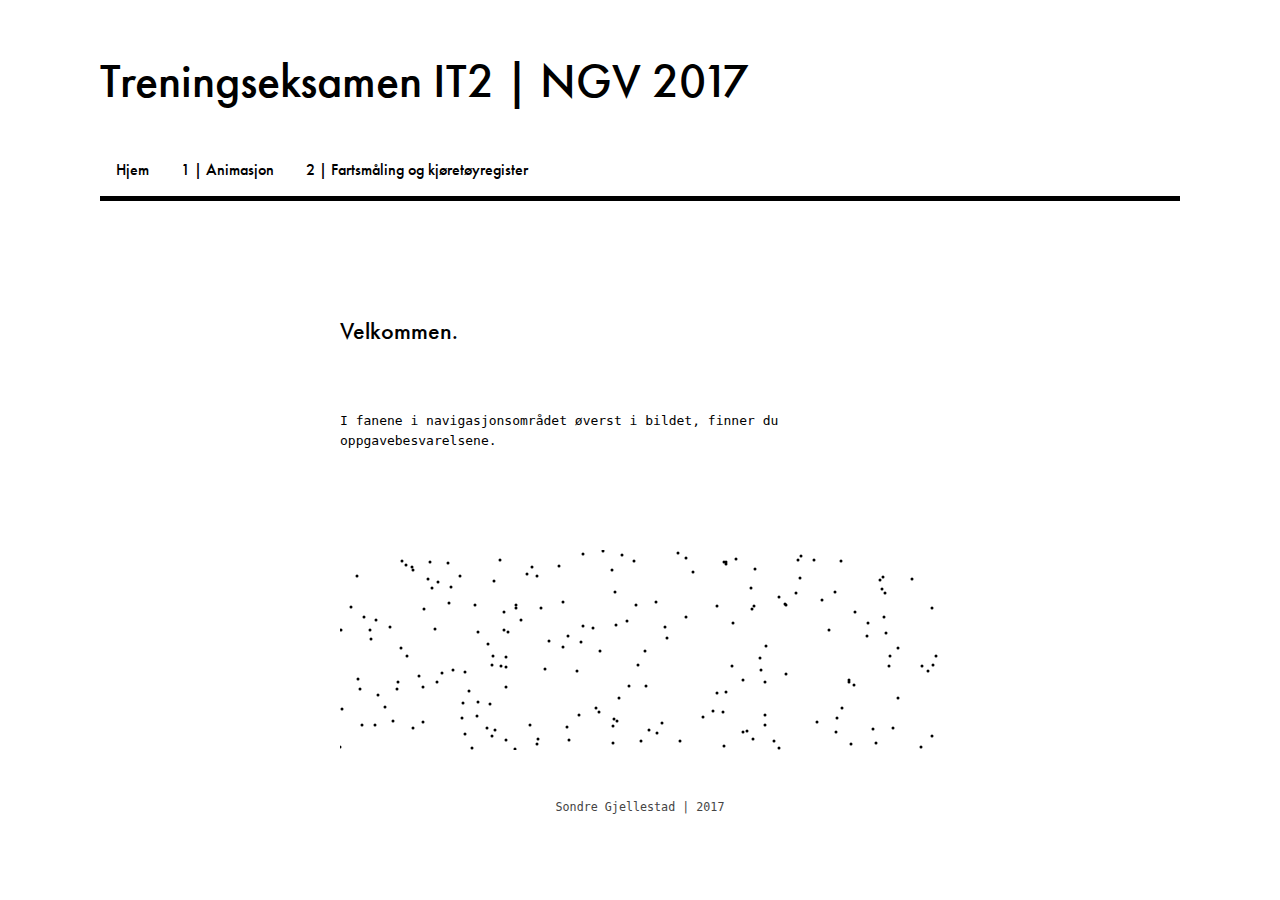
<file: index.html>
<html>
  <head>
    <meta charset="utf-8">

    <title>Treningseksamen IT2</title>
    <link rel="stylesheet" href="style.css">
    <script src="libraries/p5.js"></script>
    <script src="libraries/p5.dom.js"></script>

    <script src="load.js" charset="utf-8"></script>
    <script src="javascript/home.js"></script>
  </head>
  <body>
    <div id="nav">
      <h1>Treningseksamen IT2 | NGV 2017</h1>
      <ul id="navlist">
        <li><a href="index.html">Hjem</a></li>
        <li><a href="page1.html">1 | Animasjon</a></li>
        <li><a href="page2.html">2 | Fartsmåling og kjøretøyregister</a></li>
      </ul>
    </div>
    <div class="content">
      <h3>Velkommen.</h3>
      <p>I fanene i navigasjonsområdet øverst i bildet, finner du oppgavebesvarelsene.</p>
    </div>
    <div id="canvas"></div>
    <footer>Sondre Gjellestad | 2017</footer>
  </body>
</html>
</file>
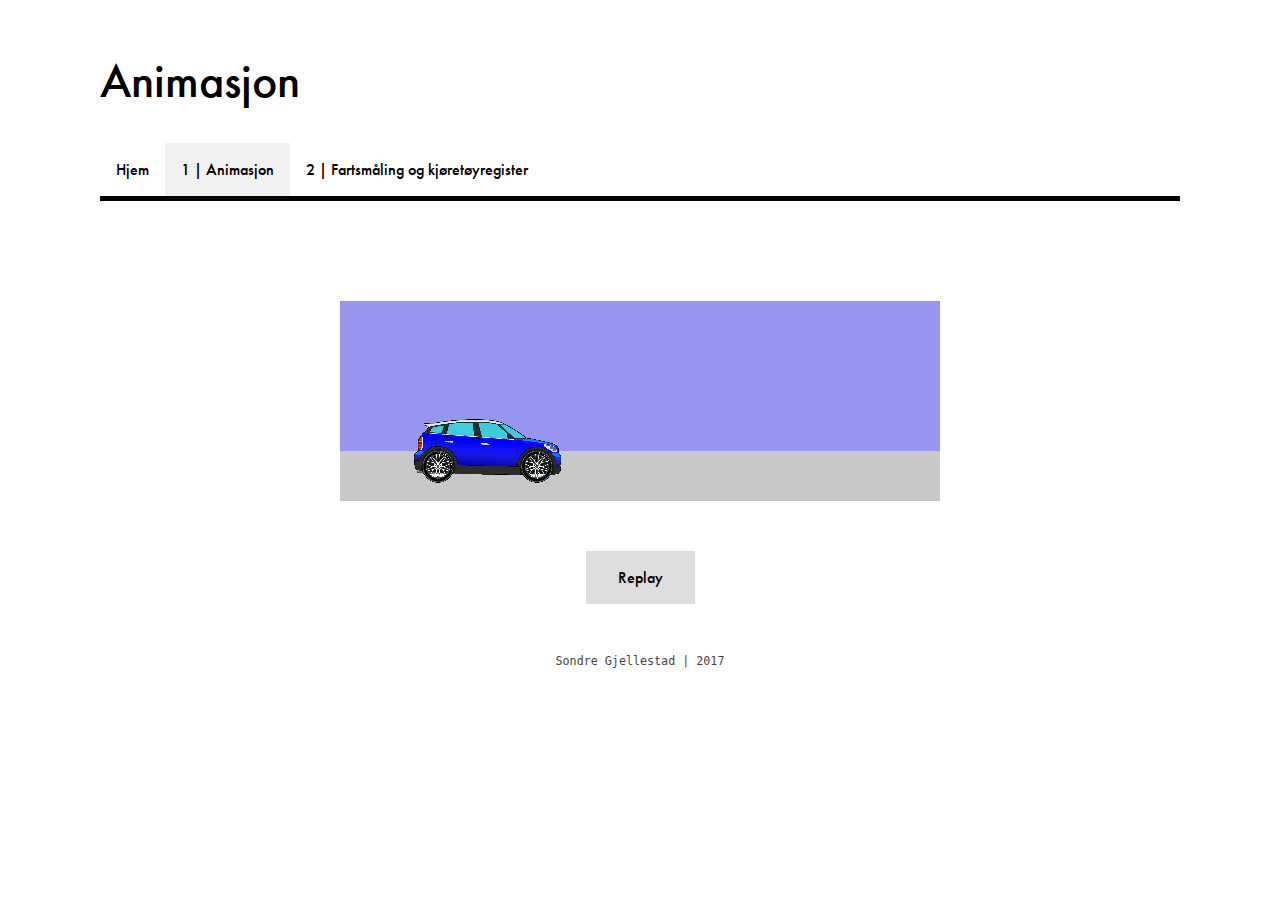
<file: page1.html>
<html>

<head>
    <meta charset="utf-8">
    <title>1 | Animasjon</title>

    <link rel="stylesheet" href="style.css">

    <script src="libraries/p5.js"></script>
    <script src="libraries/p5.sound.js"></script>
    <script src="libraries/p5.dom.js"></script>

    <script src="load.js"></script>
    <script src="javascript/page1.js"></script>
</head>

<body>
    <div id="nav">
        <h1>Animasjon</h1>
        <ul id="navlist">
            <li><a href="index.html">Hjem</a></li>
            <li><a class="active" href="page1.html">1 | Animasjon</a></li>
            <li><a href="page2.html">2 | Fartsmåling og kjøretøyregister</a></li>
        </ul>
    </div>
    <div id="animation"></div>
    <div id="replay"></div>
    <footer>Sondre Gjellestad | 2017</footer>
</body>

</html>
</file>
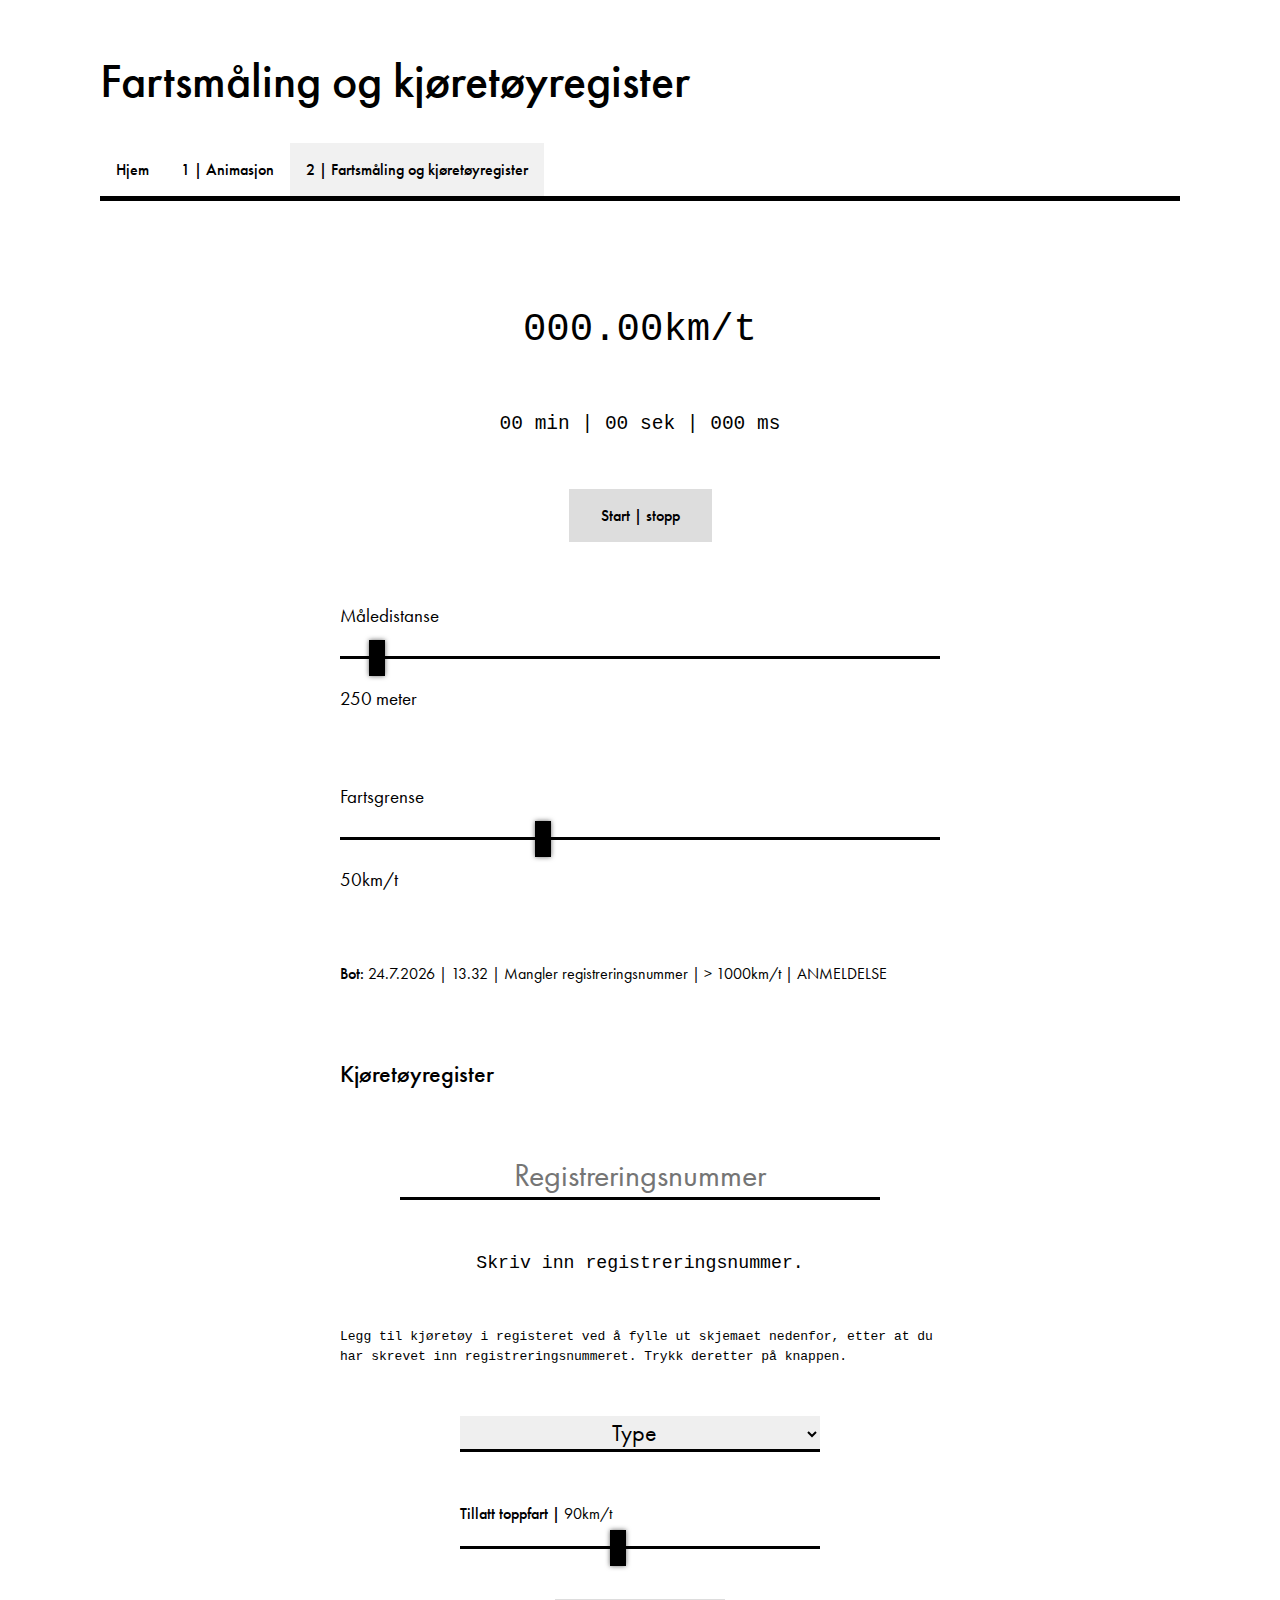
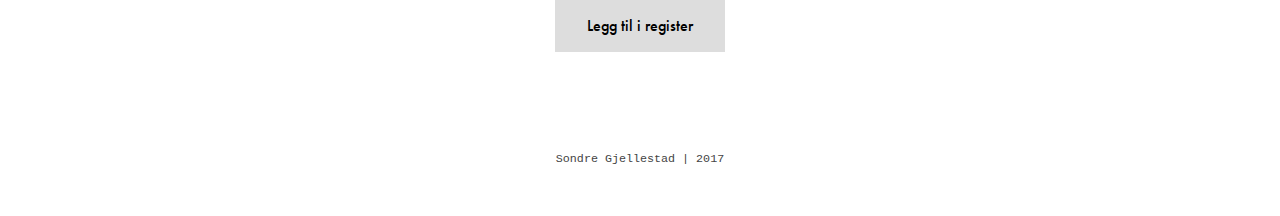
<file: page2.html>
<html>

<head>
    <meta charset="utf-8">
    <title>2 | Fartsmåling og kjøretøyregister</title>

    <link rel="stylesheet" href="style.css">

    <script src="libraries/p5.js"></script>
    <script src="libraries/p5.dom.js"></script>

    <script src="load.js"></script>
    <script src="javascript/page2.js"></script>

</head>

<body>
    <div id="nav">
        <h1>Fartsmåling og kjøretøyregister</h1>
        <ul id="navlist">
            <li><a href="index.html">Hjem</a></li>
            <li><a href="page1.html">1 | Animasjon</a></li>
            <li><a class="active" href="page2.html">2 | Fartsmåling og kjøretøyregister</a></li>
        </ul>
    </div>
    <div id="content">
        <h3></h3>
    </div>
    <div class="content">

        <div id="speed"></div>
        <div id="time"></div>
        <div id="distance">
          Måledistanse
        </div>
        <div id="speedlimit">
          Fartsgrense
        </div>
        <div id="penalty">
          <b>Bot: </b>
        </div>


        <h3>Kjøretøyregister</h3>
        <div id="regcheck"></div>
        <div id="lookup"></div>
        <p>Legg til kjøretøy i registeret ved å fylle ut skjemaet nedenfor,
          etter at du har skrevet inn registreringsnummeret. Trykk deretter på knappen.</p>
        <div id="addData"></div>
    </div>
    <footer>Sondre Gjellestad | 2017</footer>
</body>

</html>
</file>
<file: style.css>
@font-face {
    font-family: 'futura-pt';
    font-style: normal;
    font-weight: normal;
    src: url('fonts/futura-pt-book.ttf');
}

@font-face {
    font-family: 'futura-pt';
    font-style: italic;
    font-weight: normal;
    src: url('fonts/futura-pt-book-oblique.ttf');
}

@font-face {
    font-family: 'futura-pt';
    font-style: normal;
    font-weight: bold;
    src: url('fonts/futura-pt-medium.ttf');
}

body {
    font-family: 'futura-pt', Helvetica;
    font-style: normal;
    font-weight: normal;
    font-size: 1em;
    margin: 50px 100px;
}

button {
    margin: auto;
    margin-top: 50px;
}

#defaultCanvas0 {
    display: block;
    margin: auto;
    margin-top: 100px;
    width: 90%;
    /*border: 2px solid #000;*/
    /*box-shadow: 0px 0px 100px 10px #999;*/
}

h1 {
    font-family: 'futura-pt', Helvetica;
    font-style: normal;
    font-weight: bold;
    font-size: 3em;
}

#navlist {
    list-style-type: none;
    margin: 0;
    padding: 0;
    font-weight: bold;
    border: 0px;
    overflow: hidden;
}

#navlist li {
    float: left;
}

#navlist li a {
    display: block;
    color: #000;
    padding: 16px 16px;
    text-decoration: none;
    text-align: center;
}

#navlist li a:hover {
    background-color: #000;
    color: white;
}

.active {
    background-color: #F1F1F1;
    color: white;
}

#nav {
    border-bottom: 5px solid #000;
}

h3 {
    font-family: 'futura-pt';
    font-size: 1.5em;
    margin: 50px 0px;
}

.content {
    display: block;
    margin: 100px auto;
    width: 600;
    line-height: 2.5;
    font-size: 1em;
}

.content p {
    margin: 50px 0;
    color: #FFF;
    color: #000;
}

.plist li, p {
    font-family: Monospace;
    line-height: 150%;
}

footer {
    font-family: Monospace;
    font-size: 0.9em;
    text-align: center;
    color: #444;
    margin: 50px 0px;
}

.checkboxes {
    margin: 0;
    padding: 0;
    list-style: none;
}

.checkboxes li input {
    margin: 0px 10px;
}

#speed p {
    text-align: center;
    font-size: 3em;
}

#time {
    margin-bottom: 50px;
}

#time p {
    text-align: center;
    font-size: 1.5em;
}

button {
    margin: 50px auto;
    display: block;
    background-color: #DDD;
    border: none;
    color: #000;
    padding: 16px 32px;
    text-align: center;
    text-decoration: none;
    display: block;
    font-size: 1em;
    font-family: 'futura-pt';
    font-weight: bold;
}

button:hover {
    background-color: #000;
    color: #FFF;
}

button:focus {
    outline: none;
}

#distance {
    font-size: 1.2em;
    margin: 50px 0px;
}

#speedlimit {
    font-size: 1.2em;
    margin: 50px 0px;
}

#regcheck input {
  text-align: center;
  display: block;
  margin: auto;
  border-radius: none;
  border: none;
  border-bottom: solid 3px #000;
  font-family: 'futura-pt';
  font-size: 2em;
  width: 80%;
}

#regcheck input:focus {
    outline: none;
}

#lookup p {
  text-align: center;
  font-size: 1.4em;
}

#addData select {
  text-align: center;
  display: block;
  margin: auto;
  border-radius: none;
  border: none;
  border-bottom: solid 3px #000;
  font-family: 'futura-pt';
  font-size: 1.5em;
  width: 60%;
  /*-webkit-appearance: none;*/
}

#addData select:focus {
    outline: none;
}

#addData input[type=range] {
  display: block;
  width: 60%;
  margin: 20px auto;
}

#addData p {
  font-family: 'futura-pt';
  display: block;
  position: relative;
  left:120px;
  margin: 50px 0px 0px 0px;
}

input[type=range] {
    -webkit-appearance: none;
    width: 100%;
    margin: 16px 0;
}

input[type=range]:focus {
    outline: none;
}

input[type=range]::-webkit-slider-runnable-track {
    width: 100%;
    height: 3px;
    cursor: pointer;
    box-shadow: 0px 0px 0px #000000, 0px 0px 0px #0d0d0d;
    background: #000000;
    border-radius: 0px;
    border: 0px solid rgba(0, 0, 0, 0);
}

input[type=range]::-webkit-slider-thumb {
    box-shadow: 0px 0px 5.5px rgba(0, 0, 0, 0.6), 0px 0px 0px rgba(13, 13, 13, 0.6);
    border: 0px solid rgba(0, 0, 0, 0);
    height: 36px;
    width: 16px;
    border-radius: 0px;
    background: #000000;
    cursor: pointer;
    -webkit-appearance: none;
    margin-top: -16px;
}


input[type=range]::-moz-range-track {
    width: 100%;
    height: 4px;
    cursor: pointer;
    box-shadow: 0px 0px 0px #000000, 0px 0px 0px #0d0d0d;
    background: #000000;
    border-radius: 0px;
    border: 0px solid rgba(0, 0, 0, 0);
}

input[type=range]::-moz-range-thumb {
    box-shadow: 0px 0px 5.5px rgba(0, 0, 0, 0.6), 0px 0px 0px rgba(13, 13, 13, 0.6);
    border: 0px solid rgba(0, 0, 0, 0);
    height: 36px;
    width: 16px;
    border-radius: 0px;
    background: #000000;
    cursor: pointer;
}

input[type=range]::-ms-track {
    width: 100%;
    height: 4px;
    cursor: pointer;
    background: transparent;
    border-color: transparent;
    color: transparent;
}

input[type=range]::-ms-fill-lower {
    background: #000000;
    border: 0px solid rgba(0, 0, 0, 0);
    border-radius: 0px;
    box-shadow: 0px 0px 0px #000000, 0px 0px 0px #0d0d0d;
}

input[type=range]::-ms-fill-upper {
    background: #000000;
    border: 0px solid rgba(0, 0, 0, 0);
    border-radius: 0px;
    box-shadow: 0px 0px 0px #000000, 0px 0px 0px #0d0d0d;
}

input[type=range]::-ms-thumb {
    box-shadow: 0px 0px 5.5px rgba(0, 0, 0, 0.6), 0px 0px 0px rgba(13, 13, 13, 0.6);
    border: 0px solid rgba(0, 0, 0, 0);
    height: 36px;
    width: 16px;
    border-radius: 0px;
    background: #000000;
    cursor: pointer;
    height: 4px;
}

input[type=range]:focus::-ms-fill-lower {
    background: #000000;
}

input[type=range]:focus::-ms-fill-upper {
    background: #474747;
}
</file>
